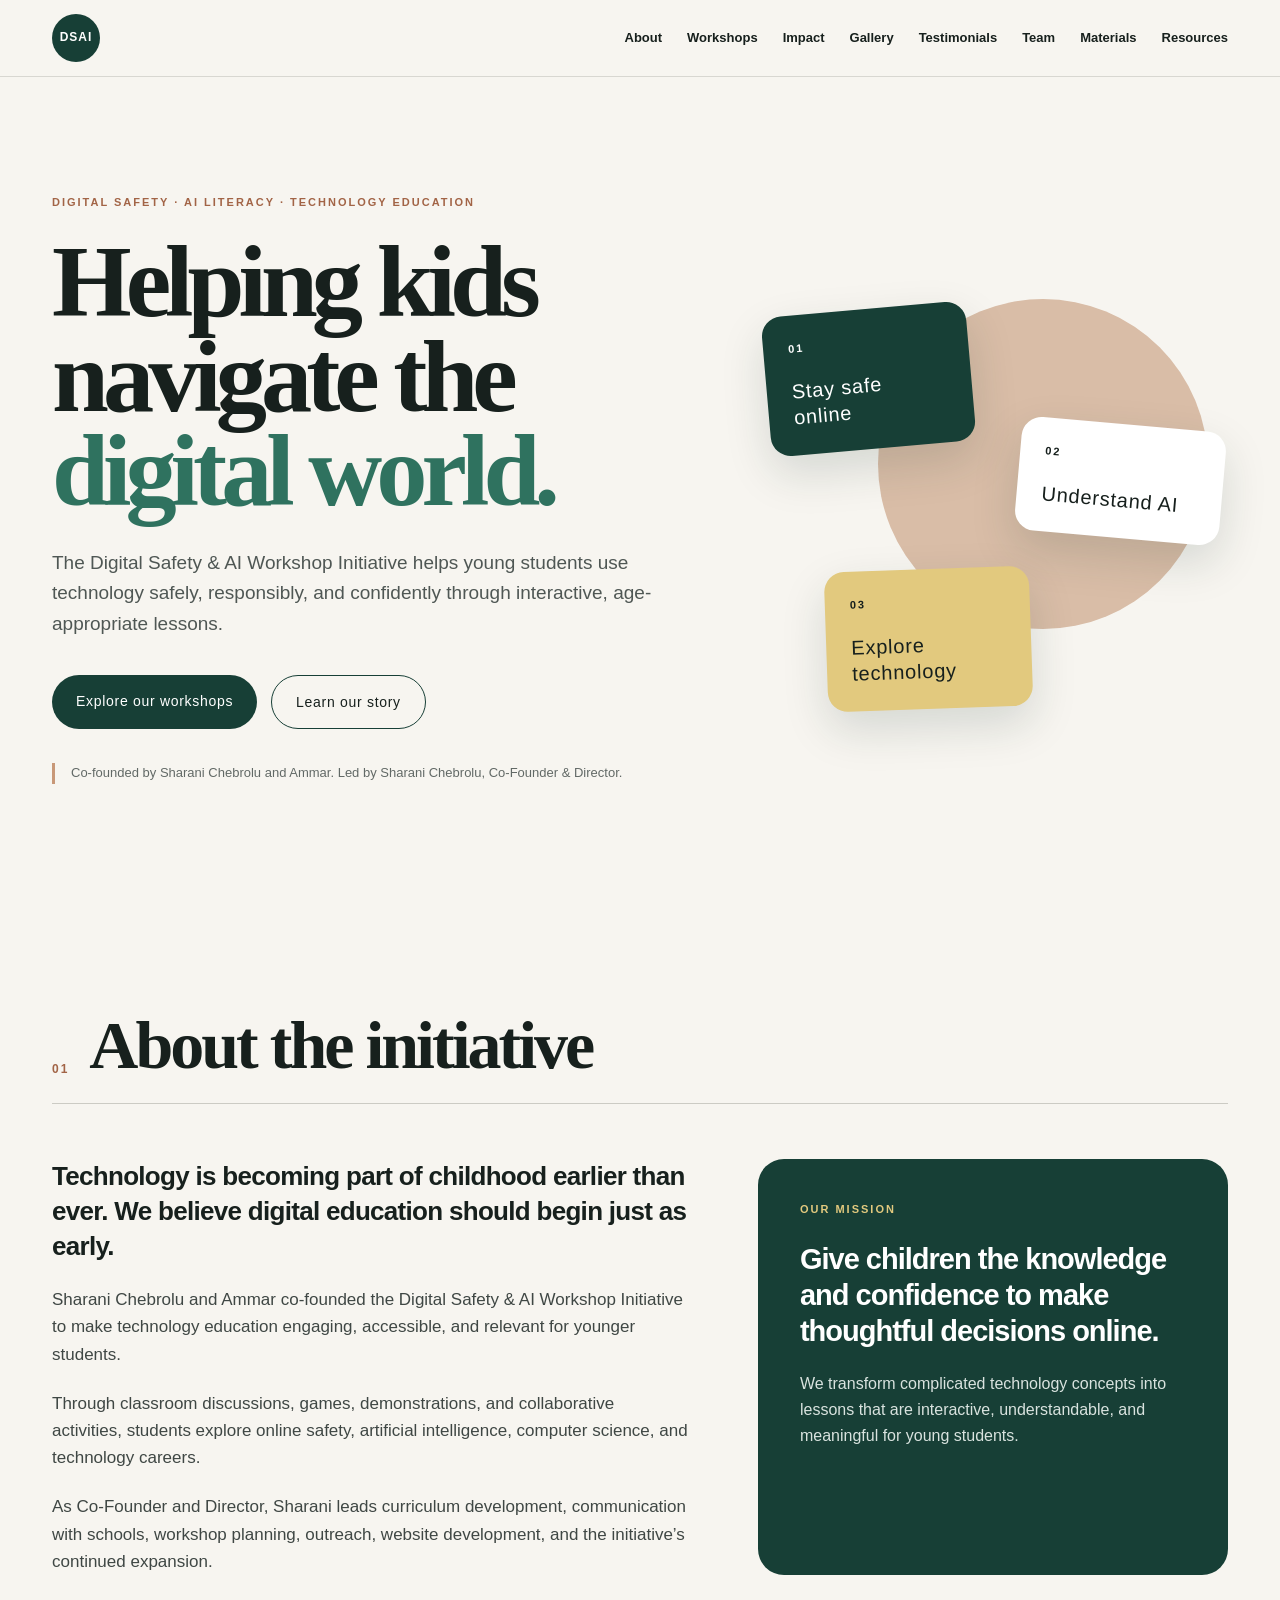
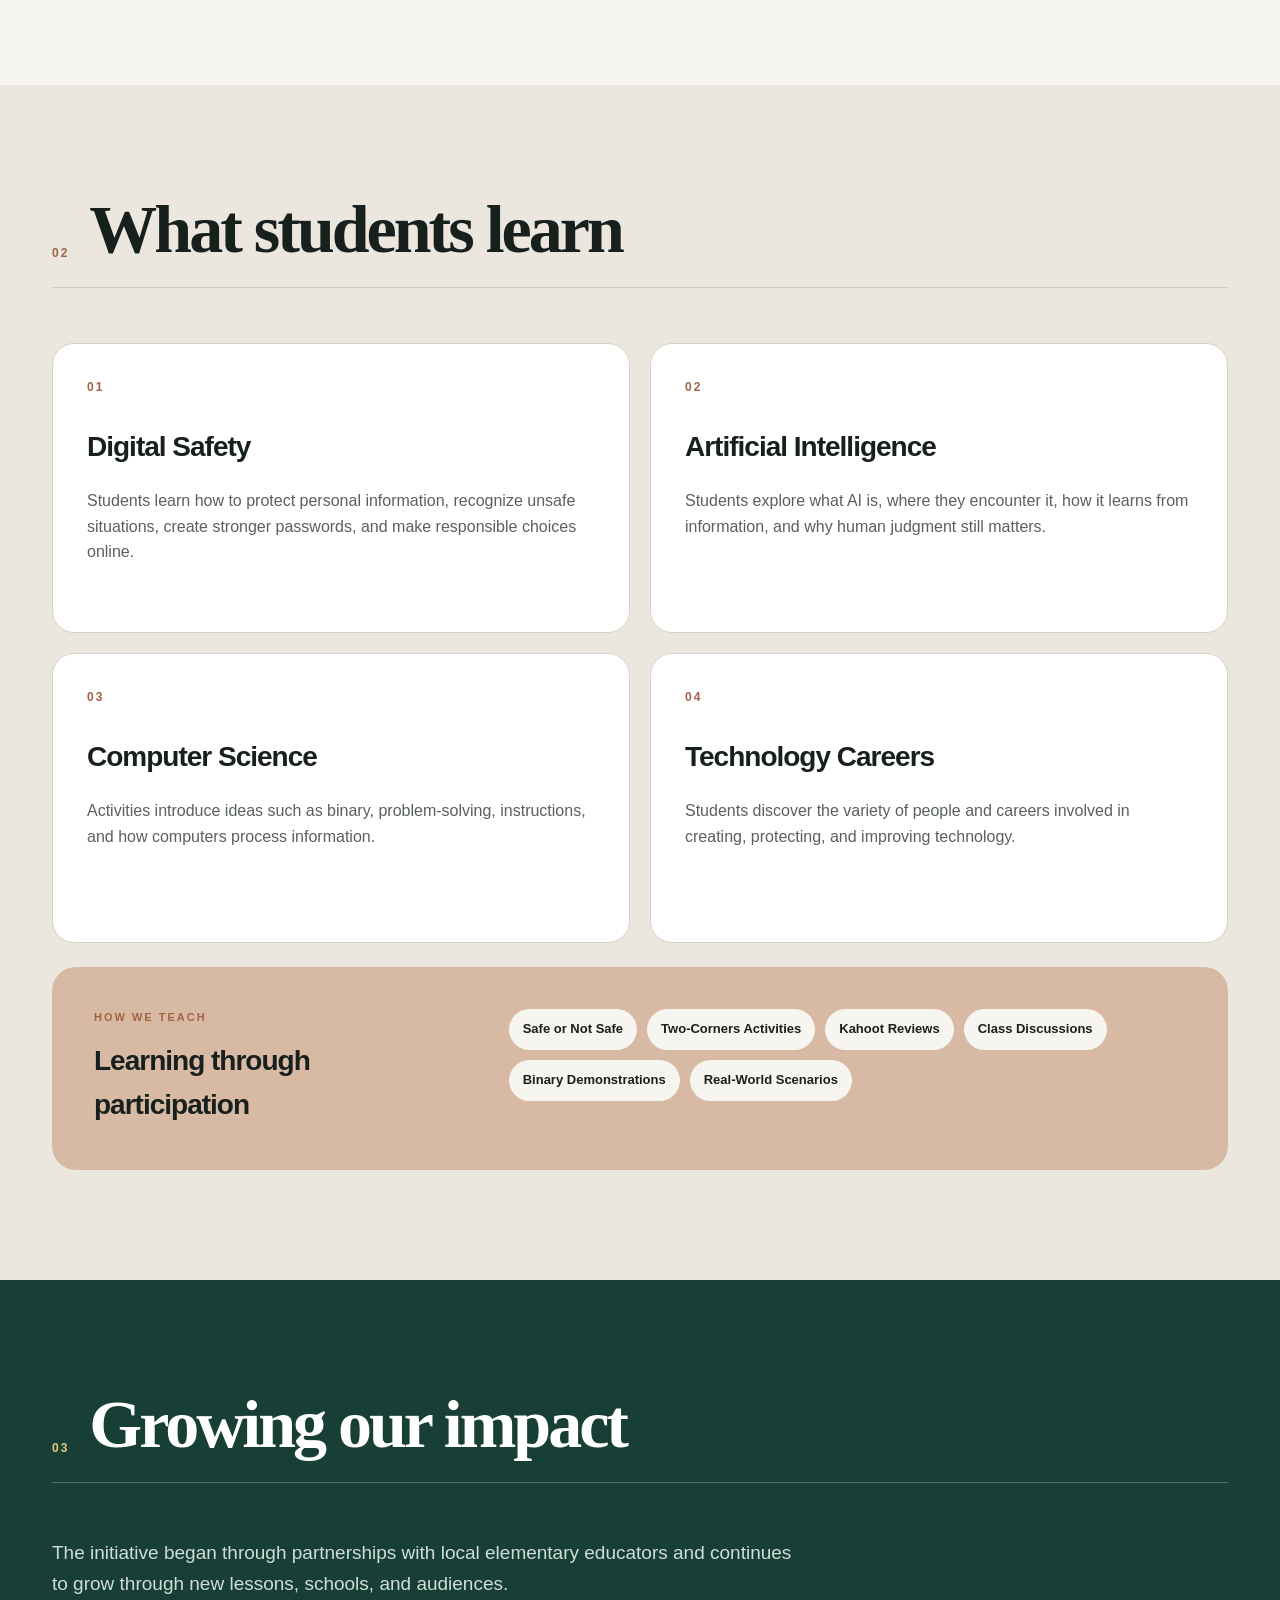
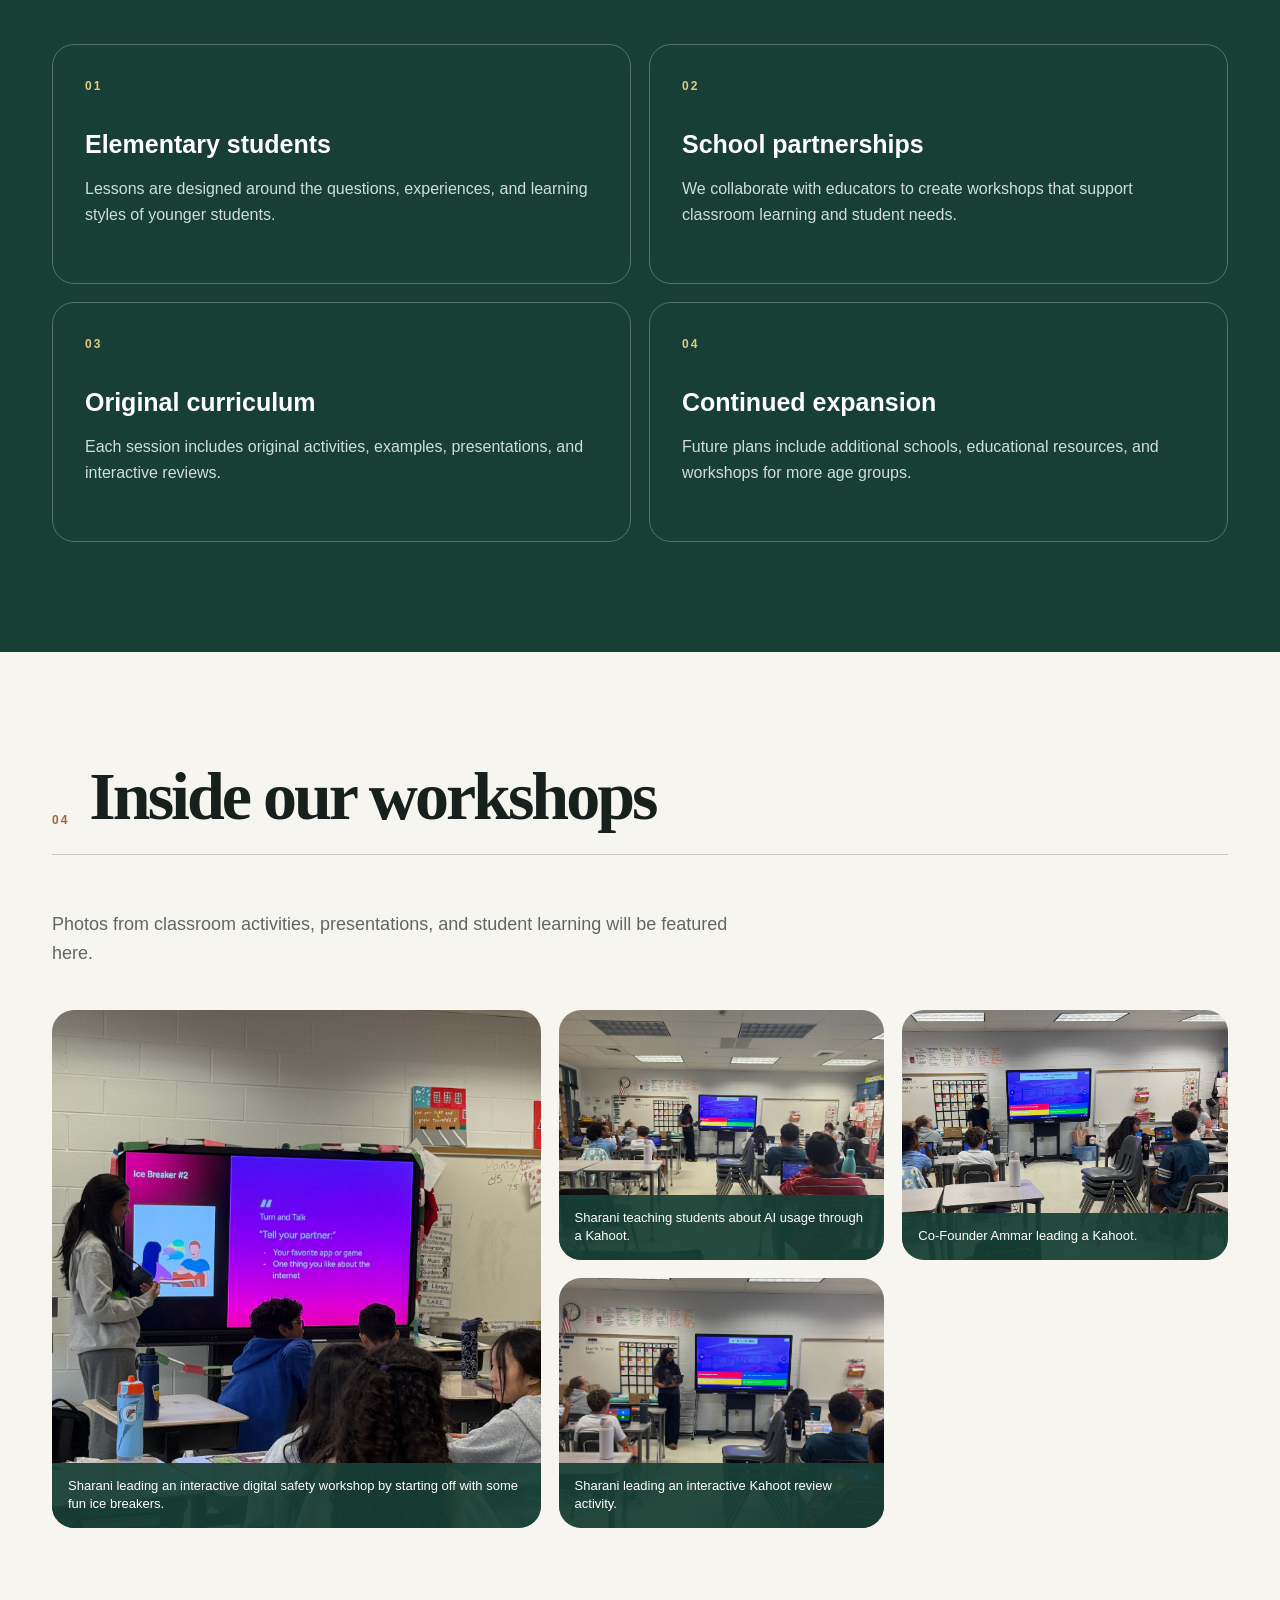
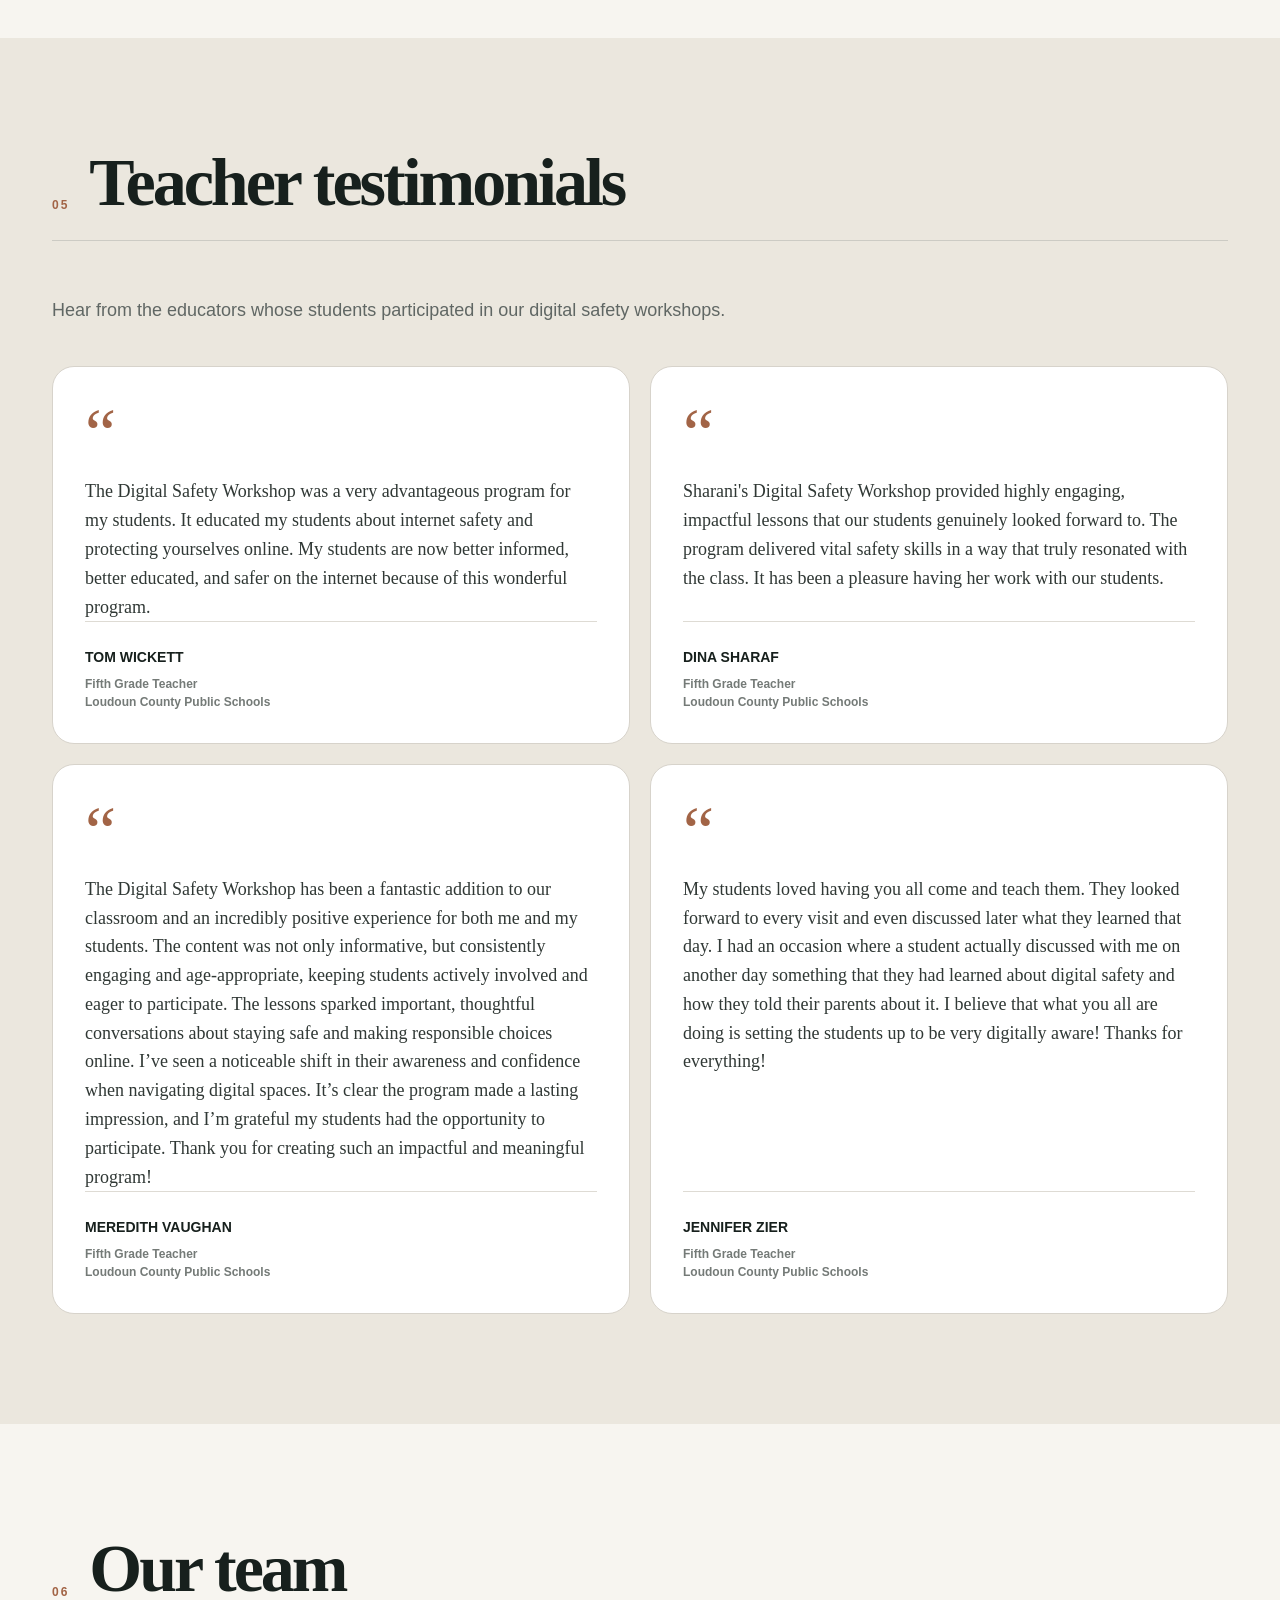
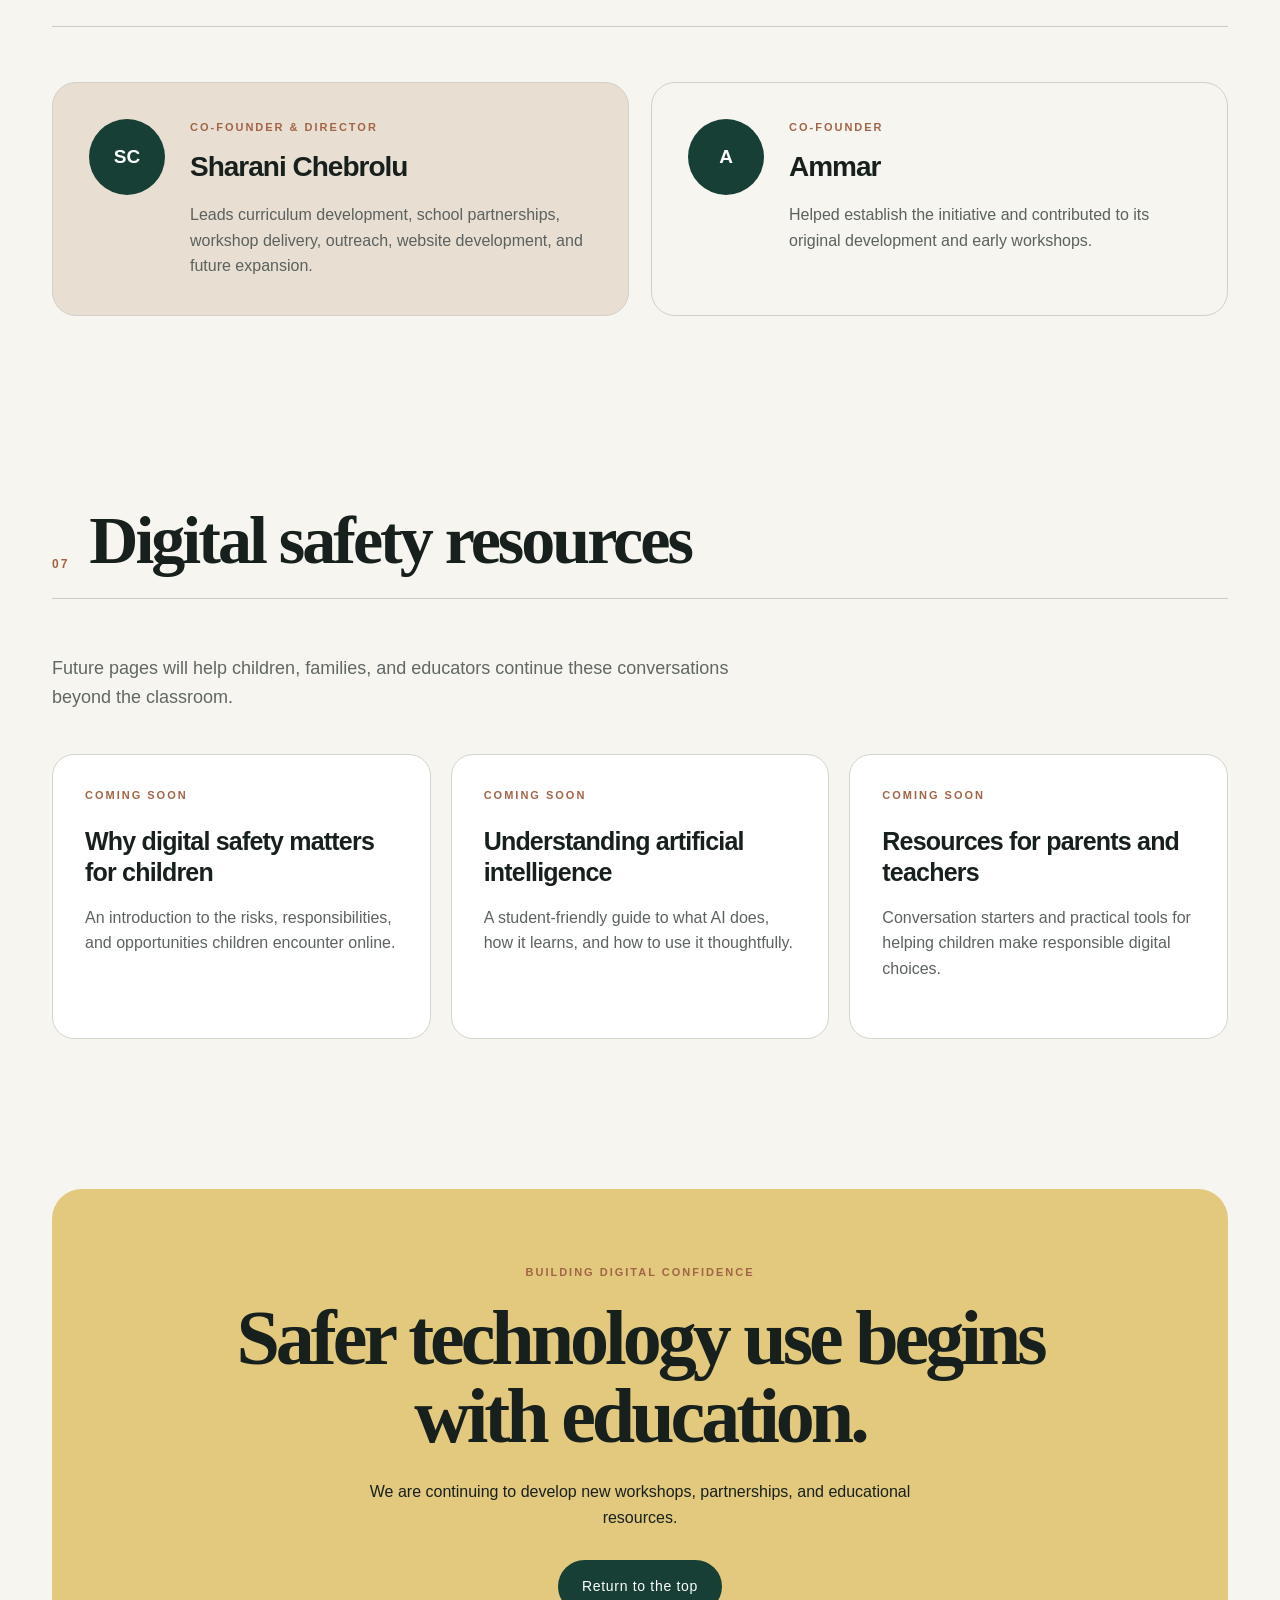
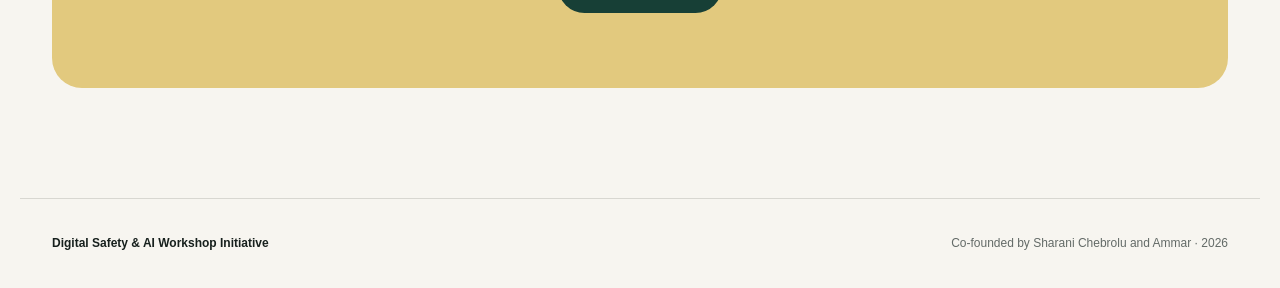
<file: index.html>
<!DOCTYPE html>
<html lang="en">
<head>
    <meta charset="UTF-8">

    <meta
        name="viewport"
        content="width=device-width, initial-scale=1.0"
    >

    <meta
        name="description"
        content="The Digital Safety and AI Workshop Initiative helps young students navigate technology safely, responsibly, and confidently."
    >

    <title>Digital Safety & AI Workshop Initiative</title>

    <link rel="stylesheet" href="style.css?v=4">
</head>

<body>
    <!-- NAVIGATION -->
    <header class="site-header">
        <nav class="navbar">
            <a class="logo" href="#home">DSAI</a>

            <button
                class="menu-button"
                id="menu-button"
                aria-label="Open navigation menu"
                aria-expanded="false"
            >
                Menu
            </button>

            <div class="nav-links" id="nav-links">
                <a href="#about">About</a>
                <a href="#workshops">Workshops</a>
                <a href="#impact">Impact</a>
                <a href="#gallery">Gallery</a>
                <a href="#testimonials">Testimonials</a>
                <a href="#team">Team</a>
                <a href="materials.html">Materials</a>
                <a href="#resources">Resources</a>
            </div>
        </nav>
    </header>

    <main>
        <!-- HERO -->
        <section class="hero" id="home">
            <div class="hero-content">
                <p class="eyebrow">
                    DIGITAL SAFETY · AI LITERACY · TECHNOLOGY EDUCATION
                </p>

                <h1>
                    Helping kids navigate the
                    <span>digital world.</span>
                </h1>

                <p class="hero-description">
                    The Digital Safety & AI Workshop Initiative helps young
                    students use technology safely, responsibly, and
                    confidently through interactive, age-appropriate lessons.
                </p>

                <div class="hero-buttons">
                    <a class="primary-button" href="#workshops">
                        Explore our workshops
                    </a>

                    <a class="secondary-button" href="#about">
                        Learn our story
                    </a>
                </div>

                <p class="founder-line">
                    Co-founded by Sharani Chebrolu and Ammar.
                    Led by Sharani Chebrolu, Co-Founder & Director.
                </p>
            </div>

            <div class="hero-visual" aria-hidden="true">
                <div class="visual-circle"></div>

                <div class="visual-card card-one">
                    <span>01</span>
                    <p>Stay safe online</p>
                </div>

                <div class="visual-card card-two">
                    <span>02</span>
                    <p>Understand AI</p>
                </div>

                <div class="visual-card card-three">
                    <span>03</span>
                    <p>Explore technology</p>
                </div>
            </div>
        </section>

        <!-- ABOUT -->
        <section class="section" id="about">
            <div class="section-heading">
                <p class="section-number">01</p>
                <h2>About the initiative</h2>
            </div>

            <div class="about-grid">
                <div class="about-text">
                    <p class="large-text">
                        Technology is becoming part of childhood earlier than
                        ever. We believe digital education should begin just as
                        early.
                    </p>

                    <p>
                        Sharani Chebrolu and Ammar co-founded the Digital Safety
                        & AI Workshop Initiative to make technology education
                        engaging, accessible, and relevant for younger students.
                    </p>

                    <p>
                        Through classroom discussions, games, demonstrations,
                        and collaborative activities, students explore online
                        safety, artificial intelligence, computer science, and
                        technology careers.
                    </p>

                    <p>
                        As Co-Founder and Director, Sharani leads curriculum
                        development, communication with schools, workshop
                        planning, outreach, website development, and the
                        initiative’s continued expansion.
                    </p>
                </div>

                <aside class="mission-card">
                    <p class="small-label">OUR MISSION</p>

                    <h3>
                        Give children the knowledge and confidence to make
                        thoughtful decisions online.
                    </h3>

                    <p>
                        We transform complicated technology concepts into
                        lessons that are interactive, understandable, and
                        meaningful for young students.
                    </p>
                </aside>
            </div>
        </section>

        <!-- WORKSHOPS -->
        <section class="section tinted-section" id="workshops">
            <div class="section-heading">
                <p class="section-number">02</p>
                <h2>What students learn</h2>
            </div>

            <div class="topic-grid">
                <article class="topic-card">
                    <p class="topic-number">01</p>

                    <h3>Digital Safety</h3>

                    <p>
                        Students learn how to protect personal information,
                        recognize unsafe situations, create stronger passwords,
                        and make responsible choices online.
                    </p>
                </article>

                <article class="topic-card">
                    <p class="topic-number">02</p>

                    <h3>Artificial Intelligence</h3>

                    <p>
                        Students explore what AI is, where they encounter it,
                        how it learns from information, and why human judgment
                        still matters.
                    </p>
                </article>

                <article class="topic-card">
                    <p class="topic-number">03</p>

                    <h3>Computer Science</h3>

                    <p>
                        Activities introduce ideas such as binary,
                        problem-solving, instructions, and how computers process
                        information.
                    </p>
                </article>

                <article class="topic-card">
                    <p class="topic-number">04</p>

                    <h3>Technology Careers</h3>

                    <p>
                        Students discover the variety of people and careers
                        involved in creating, protecting, and improving
                        technology.
                    </p>
                </article>
            </div>

            <div class="activity-section">
                <div>
                    <p class="small-label">HOW WE TEACH</p>
                    <h3>Learning through participation</h3>
                </div>

                <div class="activity-list">
                    <span>Safe or Not Safe</span>
                    <span>Two-Corners Activities</span>
                    <span>Kahoot Reviews</span>
                    <span>Class Discussions</span>
                    <span>Binary Demonstrations</span>
                    <span>Real-World Scenarios</span>
                </div>
            </div>
        </section>

        <!-- IMPACT -->
        <section class="section impact-section" id="impact">
            <div class="section-heading light-heading">
                <p class="section-number">03</p>
                <h2>Growing our impact</h2>
            </div>

            <p class="impact-introduction">
                The initiative began through partnerships with local elementary
                educators and continues to grow through new lessons, schools,
                and audiences.
            </p>

            <div class="impact-grid">
                <article class="impact-card">
                    <p class="impact-number">01</p>

                    <h3>Elementary students</h3>

                    <p>
                        Lessons are designed around the questions, experiences,
                        and learning styles of younger students.
                    </p>
                </article>

                <article class="impact-card">
                    <p class="impact-number">02</p>

                    <h3>School partnerships</h3>

                    <p>
                        We collaborate with educators to create workshops that
                        support classroom learning and student needs.
                    </p>
                </article>

                <article class="impact-card">
                    <p class="impact-number">03</p>

                    <h3>Original curriculum</h3>

                    <p>
                        Each session includes original activities, examples,
                        presentations, and interactive reviews.
                    </p>
                </article>

                <article class="impact-card">
                    <p class="impact-number">04</p>

                    <h3>Continued expansion</h3>

                    <p>
                        Future plans include additional schools, educational
                        resources, and workshops for more age groups.
                    </p>
                </article>
            </div>
        </section>

        <!-- PHOTO GALLERY -->
        <section class="section" id="gallery">
            <div class="section-heading">
                <p class="section-number">04</p>
                <h2>Inside our workshops</h2>
            </div>

            <p class="section-introduction">
                Photos from classroom activities, presentations, and student
                learning will be featured here.
            </p>

           <div class="photo-grid">
            <figure class="gallery-item large-photo">
                <img
                    src="images/sharani_presenting.JPG"
                    alt="Sharani Chebrolu leading a digital safety workshop"
                >

                <figcaption>
                    Sharani leading an interactive digital safety workshop by starting off with some fun ice breakers.
                </figcaption>
             </figure>

        <figure class="gallery-item">
            <img
                src="images/sharani_teaching.jpg"
                alt="Sharani Chebrolu teaching students about digital safety"
            >

            <figcaption>
                Sharani teaching students about AI usage through a Kahoot.
            </figcaption>
        </figure>

        <figure class="gallery-item">
            <img
                src="images/ammar_presenting.jpg"
                alt="Ammar presenting during a workshop"
            >

            <figcaption>
                Co-Founder Ammar leading a Kahoot.
            </figcaption>
        </figure>

        <figure class="gallery-item">
            <img
                src="images/sharani_kahoot.JPG"
                alt="Sharani leading a Kahoot review activity"
            >

            <figcaption>
                Sharani leading an interactive Kahoot review activity.
            </figcaption>
        </figure>
    </div> 
        </section>

        <!-- TESTIMONIALS -->
<section class="section tinted-section" id="testimonials">
    <div class="section-heading">
        <p class="section-number">05</p>
        <h2>Teacher testimonials</h2>
    </div>

    <p class="section-introduction">
        Hear from the educators whose students participated in our
        digital safety workshops.
    </p>

    <div class="testimonial-grid">
        <article class="testimonial-card">
            <div class="quote-mark">“</div>

            <p class="testimonial-text">
                The Digital Safety Workshop was a very advantageous program
                for my students. It educated my students about internet safety
                and protecting yourselves online. My students are now better
                informed, better educated, and safer on the internet because
                of this wonderful program.
            </p>

            <div class="testimonial-attribution">
                <p class="testimonial-name">Tom Wickett</p>
                <p class="testimonial-role">
                    Fifth Grade Teacher<br>
                    Loudoun County Public Schools
                </p>
            </div>
        </article>

        <article class="testimonial-card">
            <div class="quote-mark">“</div>

            <p class="testimonial-text">
                Sharani's Digital Safety Workshop provided highly engaging,
                impactful lessons that our students genuinely looked forward
                to. The program delivered vital safety skills in a way that
                truly resonated with the class. It has been a pleasure having
                her work with our students.
            </p>

            <div class="testimonial-attribution">
                <p class="testimonial-name">Dina Sharaf</p>
                <p class="testimonial-role">
                    Fifth Grade Teacher<br>
                    Loudoun County Public Schools
                </p>
            </div>
        </article>

        <article class="testimonial-card">
            <div class="quote-mark">“</div>

            <p class="testimonial-text">
                The Digital Safety Workshop has been a fantastic addition to
                our classroom and an incredibly positive experience for both
                me and my students. The content was not only informative, but
                consistently engaging and age-appropriate, keeping students
                actively involved and eager to participate. The lessons sparked
                important, thoughtful conversations about staying safe and
                making responsible choices online. I’ve seen a noticeable shift
                in their awareness and confidence when navigating digital
                spaces. It’s clear the program made a lasting impression, and
                I’m grateful my students had the opportunity to participate.
                Thank you for creating such an impactful and meaningful program!
            </p>

            <div class="testimonial-attribution">
                <p class="testimonial-name">Meredith Vaughan</p>
                <p class="testimonial-role">
                    Fifth Grade Teacher<br>
                    Loudoun County Public Schools
                </p>
            </div>
        </article>

        <article class="testimonial-card">
            <div class="quote-mark">“</div>

            <p class="testimonial-text">
                My students loved having you all come and teach them. They
                looked forward to every visit and even discussed later what
                they learned that day. I had an occasion where a student
                actually discussed with me on another day something that they
                had learned about digital safety and how they told their
                parents about it. I believe that what you all are doing is
                setting the students up to be very digitally aware! Thanks
                for everything!
            </p>

            <div class="testimonial-attribution">
                <p class="testimonial-name">Jennifer Zier</p>
                <p class="testimonial-role">
                    Fifth Grade Teacher<br>
                    Loudoun County Public Schools
                </p>
            </div>
        </article>
    </div>
</section>

        <!-- TEAM -->
        <section class="section" id="team">
            <div class="section-heading">
                <p class="section-number">06</p>
                <h2>Our team</h2>
            </div>

            <div class="team-grid">
                <article class="team-card director-card">
                    <div class="team-initials">SC</div>

                    <div>
                        <p class="small-label">CO-FOUNDER & DIRECTOR</p>

                        <h3>Sharani Chebrolu</h3>

                        <p>
                            Leads curriculum development, school partnerships,
                            workshop delivery, outreach, website development,
                            and future expansion.
                        </p>
                    </div>
                </article>

                <article class="team-card">
                    <div class="team-initials">A</div>

                    <div>
                        <p class="small-label">CO-FOUNDER</p>

                        <h3>Ammar</h3>

                        <p>
                            Helped establish the initiative and contributed to
                            its original development and early workshops.
                        </p>
                    </div>
                </article>
            </div>
        </section>

        <!-- RESOURCES -->
        <section class="section resources-section" id="resources">
            <div class="section-heading">
                <p class="section-number">07</p>
                <h2>Digital safety resources</h2>
            </div>

            <p class="section-introduction">
                Future pages will help children, families, and educators
                continue these conversations beyond the classroom.
            </p>

            <div class="resource-grid">
                <article class="resource-card">
                    <p class="small-label">COMING SOON</p>

                    <h3>Why digital safety matters for children</h3>

                    <p>
                        An introduction to the risks, responsibilities, and
                        opportunities children encounter online.
                    </p>
                </article>

                <article class="resource-card">
                    <p class="small-label">COMING SOON</p>

                    <h3>Understanding artificial intelligence</h3>

                    <p>
                        A student-friendly guide to what AI does, how it learns,
                        and how to use it thoughtfully.
                    </p>
                </article>

                <article class="resource-card">
                    <p class="small-label">COMING SOON</p>

                    <h3>Resources for parents and teachers</h3>

                    <p>
                        Conversation starters and practical tools for helping
                        children make responsible digital choices.
                    </p>
                </article>
            </div>
        </section>

        <!-- CLOSING -->
        <section class="section closing-section">
            <div class="closing-box">
                <p class="small-label">BUILDING DIGITAL CONFIDENCE</p>

                <h2>
                    Safer technology use begins with education.
                </h2>

                <p>
                    We are continuing to develop new workshops, partnerships,
                    and educational resources.
                </p>

                <a class="primary-button" href="#home">
                    Return to the top
                </a>
            </div>
        </section>
    </main>

    <footer>
        <p class="footer-title">
            Digital Safety & AI Workshop Initiative
        </p>

        <p>
            Co-founded by Sharani Chebrolu and Ammar ·
            <span id="current-year"></span>
        </p>
    </footer>

    <script src="script.js"></script>
</body>
</html>
</file>
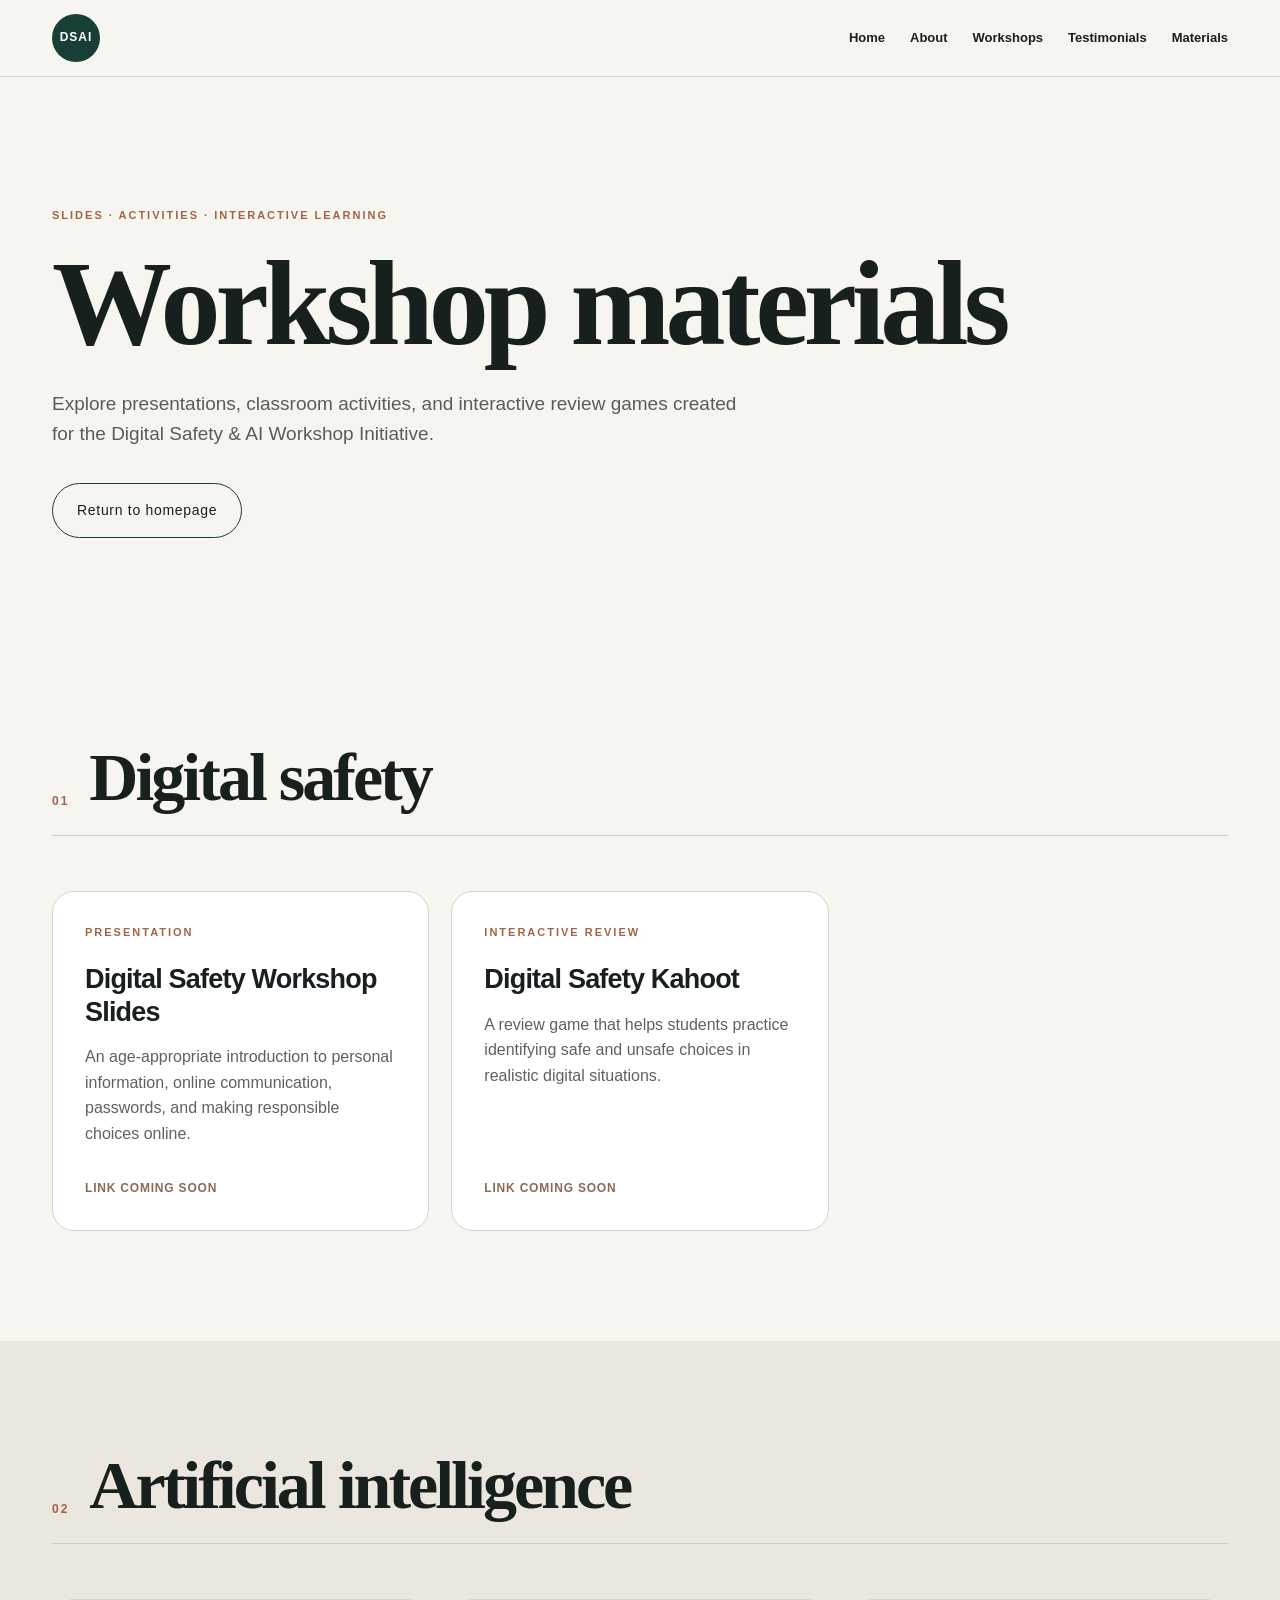
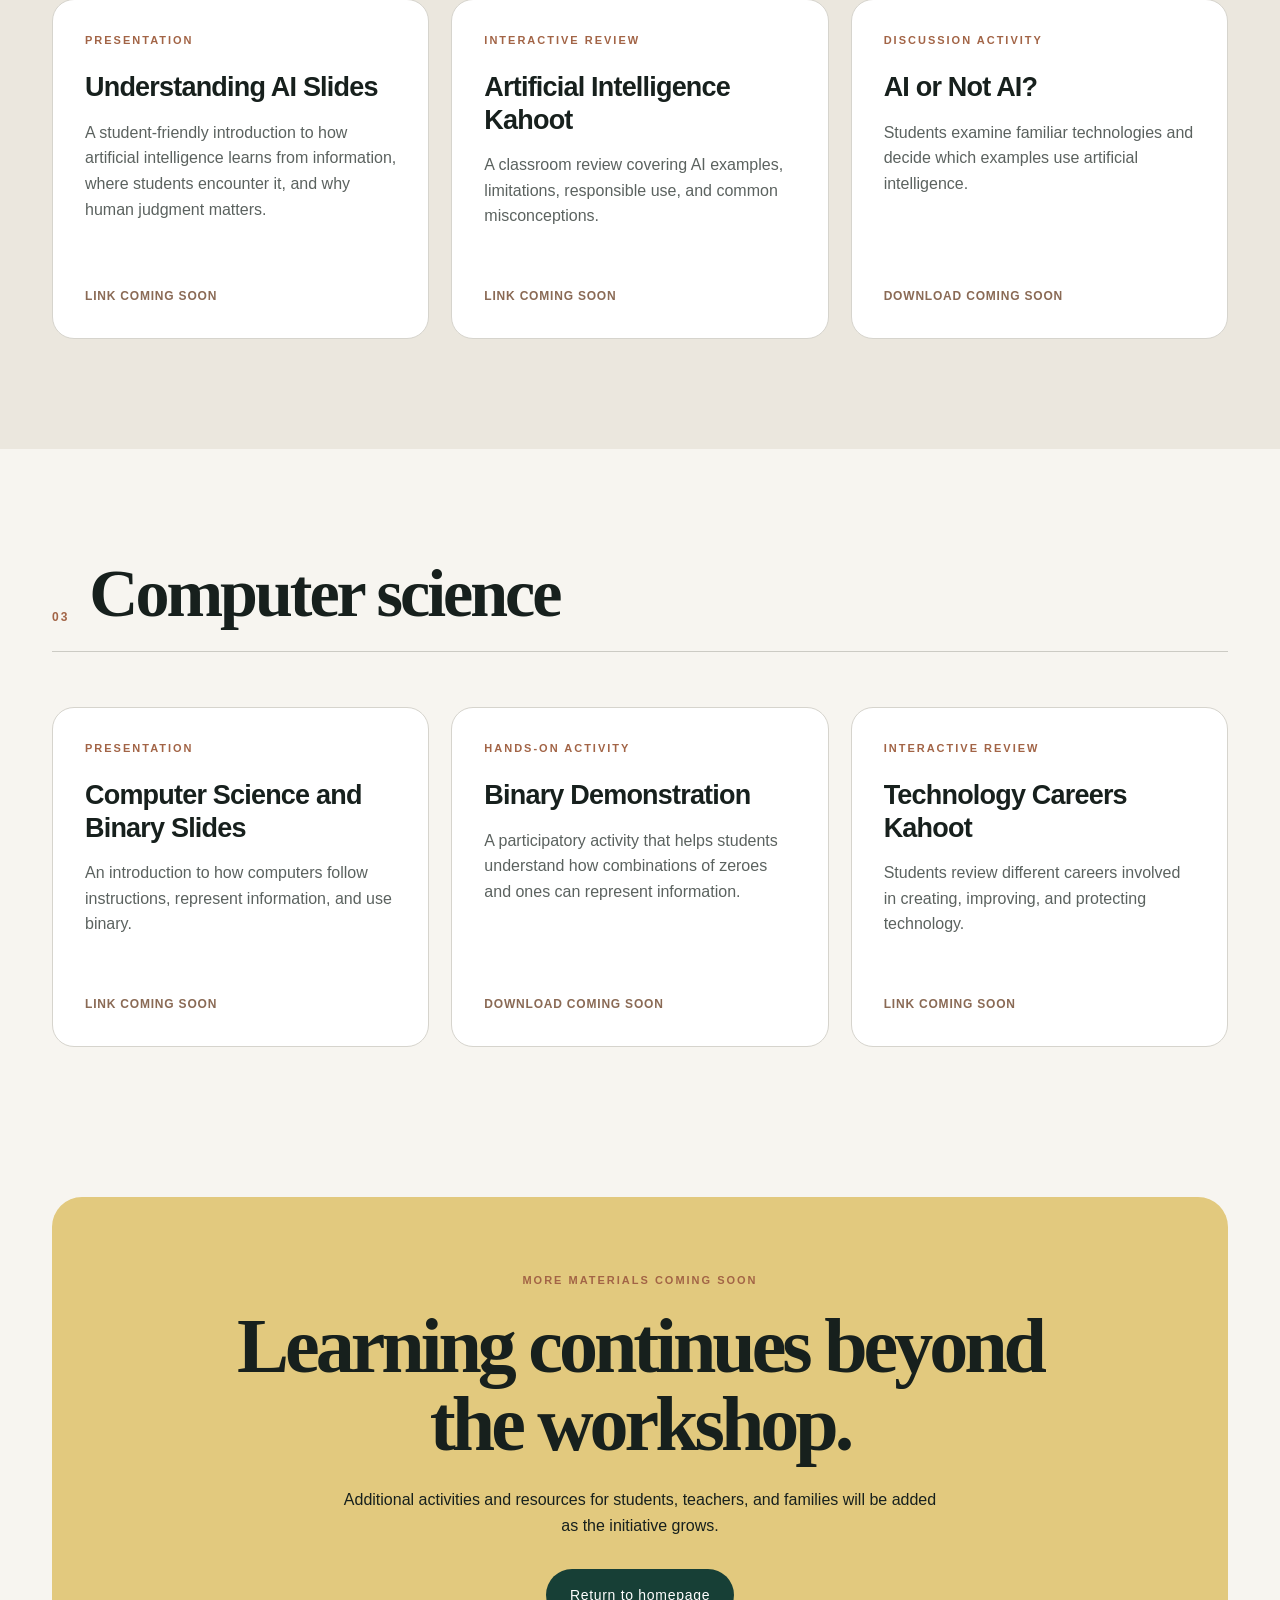
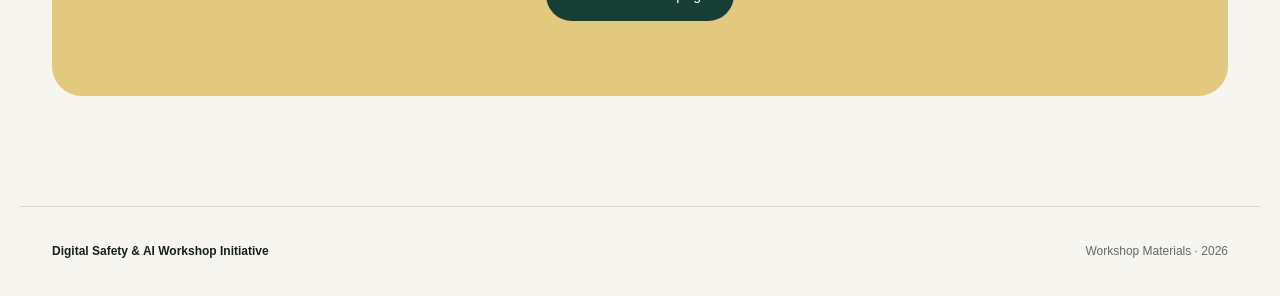
<file: materials.html>
<!DOCTYPE html>
<html lang="en">
<head>
    <meta charset="UTF-8">

    <meta
        name="viewport"
        content="width=device-width, initial-scale=1.0"
    >

    <meta
        name="description"
        content="Workshop slides, activities, Kahoots, and educational materials from the Digital Safety and AI Workshop Initiative."
    >

    <title>Workshop Materials | Digital Safety & AI Initiative</title>

    <link rel="stylesheet" href="style.css?v=5">
</head>

<body>
    <header class="site-header">
        <nav class="navbar">
            <a class="logo" href="index.html">DSAI</a>

            <button
                class="menu-button"
                id="menu-button"
                aria-label="Open navigation menu"
                aria-expanded="false"
            >
                Menu
            </button>

            <div class="nav-links" id="nav-links">
                <a href="index.html">Home</a>
                <a href="index.html#about">About</a>
                <a href="index.html#workshops">Workshops</a>
                <a href="index.html#testimonials">Testimonials</a>
                <a href="materials.html">Materials</a>
            </div>
        </nav>
    </header>

    <main>
        <section class="materials-hero">
            <p class="eyebrow">
                SLIDES · ACTIVITIES · INTERACTIVE LEARNING
            </p>

            <h1>Workshop materials</h1>

            <p>
                Explore presentations, classroom activities, and interactive
                review games created for the Digital Safety & AI Workshop
                Initiative.
            </p>

            <a class="secondary-button" href="index.html">
                Return to homepage
            </a>
        </section>

        <section class="section">
            <div class="section-heading">
                <p class="section-number">01</p>
                <h2>Digital safety</h2>
            </div>

            <div class="materials-grid">
                <article class="material-card">
                    <p class="small-label">PRESENTATION</p>

                    <h3>Digital Safety Workshop Slides</h3>

                    <p>
                        An age-appropriate introduction to personal information,
                        online communication, passwords, and making responsible
                        choices online.
                    </p>

                    <span class="coming-soon-label">
                        Link coming soon
                    </span>

                </article>

                <article class="material-card">
                    <p class="small-label">INTERACTIVE REVIEW</p>

                    <h3>Digital Safety Kahoot</h3>

                    <p>
                        A review game that helps students practice identifying
                        safe and unsafe choices in realistic digital situations.
                    </p>

                    <span class="coming-soon-label">
                        Link coming soon
                    </span>
                </article>

               
            </div>
        </section>

        <section class="section tinted-section">
            <div class="section-heading">
                <p class="section-number">02</p>
                <h2>Artificial intelligence</h2>
            </div>

            <div class="materials-grid">
                <article class="material-card">
                    <p class="small-label">PRESENTATION</p>

                    <h3>Understanding AI Slides</h3>

                    <p>
                        A student-friendly introduction to how artificial
                        intelligence learns from information, where students
                        encounter it, and why human judgment matters.
                    </p>

                   <span class="coming-soon-label">
                        Link coming soon
                    </span>
                </article>

                <article class="material-card">
                    <p class="small-label">INTERACTIVE REVIEW</p>

                    <h3>Artificial Intelligence Kahoot</h3>

                    <p>
                        A classroom review covering AI examples, limitations,
                        responsible use, and common misconceptions.
                    </p>

                    <span class="coming-soon-label">
                        Link coming soon
                    </span>
                </article>

                <article class="material-card">
                    <p class="small-label">DISCUSSION ACTIVITY</p>

                    <h3>AI or Not AI?</h3>

                    <p>
                        Students examine familiar technologies and decide which
                        examples use artificial intelligence.
                    </p>

                    <span class="coming-soon-label">
                        Download coming soon
                    </span>
                </article>
            </div>
        </section>

        <section class="section">
            <div class="section-heading">
                <p class="section-number">03</p>
                <h2>Computer science</h2>
            </div>

            <div class="materials-grid">
                <article class="material-card">
                    <p class="small-label">PRESENTATION</p>

                    <h3>Computer Science and Binary Slides</h3>

                    <p>
                        An introduction to how computers follow instructions,
                        represent information, and use binary.
                    </p>

                    <span class="coming-soon-label">
                        Link coming soon
                    </span>
                </article>

                <article class="material-card">
                    <p class="small-label">HANDS-ON ACTIVITY</p>

                    <h3>Binary Demonstration</h3>

                    <p>
                        A participatory activity that helps students understand
                        how combinations of zeroes and ones can represent
                        information.
                    </p>

                    <span class="coming-soon-label">
                        Download coming soon
                    </span>
                </article>

                <article class="material-card">
                    <p class="small-label">INTERACTIVE REVIEW</p>

                    <h3>Technology Careers Kahoot</h3>

                    <p>
                        Students review different careers involved in creating,
                        improving, and protecting technology.
                    </p>

                    <span class="coming-soon-label">
                        Link coming soon
                    </span>
                </article>
            </div>
        </section>

        <section class="section closing-section">
            <div class="closing-box">
                <p class="small-label">MORE MATERIALS COMING SOON</p>

                <h2>Learning continues beyond the workshop.</h2>

                <p>
                    Additional activities and resources for students, teachers,
                    and families will be added as the initiative grows.
                </p>

                <a class="primary-button" href="index.html">
                    Return to homepage
                </a>
            </div>
        </section>
    </main>

    <footer>
        <p class="footer-title">
            Digital Safety & AI Workshop Initiative
        </p>

        <p>
            Workshop Materials ·
            <span id="current-year"></span>
        </p>
    </footer>

    <script src="script.js"></script>
</body>
</html>
</file>
<file: style.css>
/* ------------------------------
   BASIC RESET
------------------------------ */

* {
    box-sizing: border-box;
    margin: 0;
    padding: 0;
}

html {
    scroll-behavior: smooth;
}

body {
    background: #f7f5f0;
    color: #17201d;
    font-family: "Avenir Next", Avenir, "Helvetica Neue", Helvetica, Arial, sans-serif;
    line-height: 1.6;
}
.hero h1,
.section-heading h2,
.closing-box h2 {
    font-family: "Times New Roman", Times, serif;
    font-weight: 700;
}

a {
    color: inherit;
}

button,
a {
    -webkit-tap-highlight-color: transparent;
}

/* ------------------------------
   NAVIGATION
------------------------------ */

.site-header {
    background: rgba(247, 245, 240, 0.94);
    border-bottom: 1px solid #d8d7d1;
    position: sticky;
    top: 0;
    z-index: 1000;
}

.navbar {
    align-items: center;
    display: flex;
    justify-content: space-between;
    margin: auto;
    max-width: 1240px;
    min-height: 76px;
    padding: 0 32px;
}

.logo {
    align-items: center;
    background: #173f36;
    border-radius: 50%;
    color: #ffffff;
    display: flex;
    font-size: 12px;
    font-weight: 800;
    height: 48px;
    justify-content: center;
    letter-spacing: 1px;
    text-decoration: none;
    width: 48px;
}

.nav-links {
    align-items: center;
    display: flex;
    gap: 25px;
}

.nav-links a {
    font-size: 13px;
    font-weight: 700;
    text-decoration: none;
}

.nav-links a:hover {
    opacity: 0.55;
}

.menu-button {
    background: transparent;
    border: 1px solid #173f36;
    border-radius: 100px;
    cursor: pointer;
    display: none;
    font: inherit;
    font-size: 14px;
    padding: 8px 17px;
}

/* ------------------------------
   HERO
------------------------------ */

.hero {
    align-items: center;
    display: grid;
    gap: 65px;
    grid-template-columns: 1.15fr 0.85fr;
    margin: auto;
    max-width: 1240px;
    min-height: calc(100vh - 76px);
    padding: 90px 32px;
}

.eyebrow,
.small-label {
    color: #a26446;
    font-size: 11px;
    font-weight: 800;
    letter-spacing: 2px;
}

.hero h1 {
    font-size: clamp(58px, 8vw, 105px);
    letter-spacing: -6px;
    line-height: 0.92;
    margin-top: 24px;
    max-width: 800px;
}

.hero h1 span {
    color: #2f725f;
    display: block;
}

.hero-description {
    color: #4f5754;
    font-size: 19px;
    margin-top: 30px;
    max-width: 640px;
}

.hero-buttons {
    display: flex;
    flex-wrap: wrap;
    gap: 14px;
    margin-top: 36px;
}

.primary-button,
.secondary-button {
    border-radius: 100px;
    display: inline-block;
    font-size: 14px;
    font-weight: 800;
    padding: 15px 24px;
    text-decoration: none;
    transition:
        opacity 0.2s ease,
        transform 0.2s ease;
}

.primary-button {
    background: #173f36;
    color: #ffffff;
}

.secondary-button {
    border: 1px solid #173f36;
}

.primary-button:hover,
.secondary-button:hover {
    opacity: 0.75;
    transform: translateY(-2px);
}

.founder-line {
    border-left: 3px solid #c89878;
    color: #626966;
    font-size: 13px;
    margin-top: 34px;
    max-width: 610px;
    padding-left: 16px;
}

/* ------------------------------
   HERO VISUAL
------------------------------ */

.hero-visual {
    height: 480px;
    position: relative;
}

.visual-circle {
    background: #d9bda7;
    border-radius: 50%;
    height: 330px;
    position: absolute;
    right: 20px;
    top: 50px;
    width: 330px;
}

.visual-card {
    border-radius: 20px;
    box-shadow: 0 18px 45px rgba(17, 45, 38, 0.15);
    padding: 25px;
    position: absolute;
    width: 205px;
}

.visual-card span {
    display: block;
    font-size: 11px;
    font-weight: 800;
    letter-spacing: 2px;
    margin-bottom: 20px;
}

.visual-card p {
    font-size: 20px;
    font-weight: 800;
    line-height: 1.2;
}

.card-one {
    background: #173f36;
    color: #ffffff;
    left: 10px;
    top: 60px;
    transform: rotate(-5deg);
}

.card-two {
    background: #ffffff;
    right: 5px;
    top: 175px;
    transform: rotate(5deg);
}

.card-three {
    background: #e2c97e;
    bottom: 20px;
    left: 70px;
    transform: rotate(-2deg);
}

/* ------------------------------
   GENERAL SECTIONS
------------------------------ */

.section {
    margin: auto;
    max-width: 1240px;
    padding: 110px 32px;
}

.tinted-section {
    background: #ebe7de;
    max-width: none;
    padding-left: max(32px, calc((100vw - 1176px) / 2));
    padding-right: max(32px, calc((100vw - 1176px) / 2));
}

.section-heading {
    align-items: flex-end;
    border-bottom: 1px solid #cccbc4;
    display: flex;
    gap: 20px;
    margin-bottom: 55px;
    padding-bottom: 24px;
}

.section-number {
    color: #a26446;
    font-size: 12px;
    font-weight: 800;
    letter-spacing: 2px;
}

.section-heading h2 {
    font-size: clamp(38px, 6vw, 68px);
    letter-spacing: -3px;
    line-height: 1;
}

.section-introduction {
    color: #606764;
    font-size: 18px;
    margin-bottom: 42px;
    max-width: 700px;
}

/* ------------------------------
   ABOUT
------------------------------ */

.about-grid {
    display: grid;
    gap: 70px;
    grid-template-columns: 1.15fr 0.85fr;
}

.about-text {
    color: #3f4744;
    font-size: 17px;
}

.about-text p + p {
    margin-top: 22px;
}

.large-text {
    color: #17201d;
    font-size: 26px;
    font-weight: 700;
    letter-spacing: -0.7px;
    line-height: 1.35;
}

.mission-card {
    background: #173f36;
    border-radius: 26px;
    color: #ffffff;
    padding: 42px;
}

.mission-card .small-label {
    color: #e2c97e;
}

.mission-card h3 {
    font-size: 29px;
    letter-spacing: -1px;
    line-height: 1.25;
    margin: 22px 0;
}

.mission-card > p:last-child {
    color: #d9e3df;
}

/* ------------------------------
   WORKSHOP TOPICS
------------------------------ */

.topic-grid {
    display: grid;
    gap: 20px;
    grid-template-columns: repeat(2, 1fr);
}

.topic-card {
    background: #ffffff;
    border: 1px solid #d6d2ca;
    border-radius: 22px;
    min-height: 290px;
    padding: 34px;
    transition:
        box-shadow 0.25s ease,
        transform 0.25s ease;
}

.topic-card:hover {
    box-shadow: 0 18px 45px rgba(0, 0, 0, 0.07);
    transform: translateY(-5px);
}

.topic-number {
    color: #a26446;
    font-size: 12px;
    font-weight: 800;
    letter-spacing: 2px;
    margin-bottom: 28px;
}

.topic-card h3 {
    font-size: 28px;
    letter-spacing: -1px;
    margin-bottom: 18px;
}

.topic-card > p:last-child {
    color: #59605d;
}

.activity-section {
    align-items: start;
    background: #d8b9a3;
    border-radius: 24px;
    display: grid;
    gap: 50px;
    grid-template-columns: 0.7fr 1.3fr;
    margin-top: 24px;
    padding: 42px;
}

.activity-section h3 {
    font-size: 28px;
    letter-spacing: -1px;
    margin-top: 12px;
}

.activity-list {
    display: flex;
    flex-wrap: wrap;
    gap: 10px;
}

.activity-list span {
    background: #f7f5f0;
    border-radius: 100px;
    font-size: 13px;
    font-weight: 700;
    padding: 10px 14px;
}

/* ------------------------------
   IMPACT
------------------------------ */

.impact-section {
    background: #173f36;
    color: #ffffff;
    max-width: none;
    padding-left: max(32px, calc((100vw - 1176px) / 2));
    padding-right: max(32px, calc((100vw - 1176px) / 2));
}

.light-heading {
    border-color: #527369;
}

.light-heading .section-number {
    color: #e2c97e;
}

.impact-introduction {
    color: #d0ddd8;
    font-size: 19px;
    margin-bottom: 45px;
    max-width: 760px;
}

.impact-grid {
    display: grid;
    gap: 18px;
    grid-template-columns: repeat(2, 1fr);
}

.impact-card {
    border: 1px solid #527369;
    border-radius: 22px;
    min-height: 240px;
    padding: 32px;
}

.impact-number {
    color: #e2c97e;
    font-size: 12px;
    font-weight: 800;
    letter-spacing: 2px;
    margin-bottom: 28px;
}

.impact-card h3 {
    font-size: 25px;
    margin-bottom: 12px;
}

.impact-card > p:last-child {
    color: #d0ddd8;
}

/* ------------------------------
   PHOTO GALLERY
------------------------------ */

.photo-grid {
    display: grid;
    gap: 18px;
    grid-template-columns: repeat(3, 1fr);
    grid-template-rows: 230px 230px;
}

.photo-placeholder {
    align-items: center;
    background:
        linear-gradient(
            135deg,
            #d8b9a3,
            #e9ddcf
        );
    border-radius: 22px;
    color: #644934;
    display: flex;
    font-size: 13px;
    font-weight: 800;
    justify-content: center;
    letter-spacing: 1px;
    min-height: 220px;
    text-transform: uppercase;
}

.large-photo {
    grid-row: span 2;
}

/* ------------------------------
   TESTIMONIALS
------------------------------ */

.testimonial-grid {
    display: grid;
    gap: 20px;
    grid-template-columns: repeat(3, 1fr);
}

.testimonial-card {
    background: #ffffff;
    border: 1px solid #d7d3cb;
    border-radius: 22px;
    display: flex;
    flex-direction: column;
    min-height: 310px;
    padding: 32px;
}

.quote-mark {
    color: #a26446;
    font-family: Georgia, serif;
    font-size: 70px;
    height: 60px;
    line-height: 1;
}

.testimonial-text {
    color: #303835;
    font-family: Georgia, serif;
    font-size: 20px;
    line-height: 1.5;
    margin-top: 18px;
}

.testimonial-name {
    color: #747a77;
    font-size: 12px;
    font-weight: 700;
    margin-top: auto;
    padding-top: 30px;
    text-transform: uppercase;
}

/* ------------------------------
   TEAM
------------------------------ */

.team-grid {
    display: grid;
    gap: 22px;
    grid-template-columns: repeat(2, 1fr);
}

.team-card {
    align-items: flex-start;
    border: 1px solid #d2d0c9;
    border-radius: 24px;
    display: grid;
    gap: 25px;
    grid-template-columns: 76px 1fr;
    padding: 36px;
}

.director-card {
    background: #e8ded2;
}

.team-initials {
    align-items: center;
    background: #173f36;
    border-radius: 50%;
    color: #ffffff;
    display: flex;
    font-size: 19px;
    font-weight: 800;
    height: 76px;
    justify-content: center;
    width: 76px;
}

.team-card h3 {
    font-size: 28px;
    letter-spacing: -1px;
    margin: 9px 0 12px;
}

.team-card p:last-child {
    color: #5a615e;
}

/* ------------------------------
   RESOURCES
------------------------------ */

.resources-section {
    padding-top: 80px;
}

.resource-grid {
    display: grid;
    gap: 20px;
    grid-template-columns: repeat(3, 1fr);
}

.resource-card {
    background: #ffffff;
    border: 1px solid #d6d4cd;
    border-radius: 22px;
    min-height: 285px;
    padding: 32px;
}

.resource-card h3 {
    font-size: 25px;
    letter-spacing: -0.8px;
    line-height: 1.25;
    margin: 22px 0 16px;
}

.resource-card > p:last-child {
    color: #5b625f;
}

/* ------------------------------
   CLOSING SECTION
------------------------------ */

.closing-section {
    padding-top: 40px;
}

.closing-box {
    background: #e2c97e;
    border-radius: 30px;
    padding: 75px;
    text-align: center;
}

.closing-box h2 {
    font-size: clamp(44px, 7vw, 78px);
    letter-spacing: -4px;
    line-height: 1;
    margin: 18px auto 24px;
    max-width: 850px;
}

.closing-box > p:not(.small-label) {
    margin: 0 auto 30px;
    max-width: 610px;
}

/* ------------------------------
   FOOTER
------------------------------ */

footer {
    border-top: 1px solid #d8d7d1;
    color: #636a67;
    display: flex;
    font-size: 12px;
    justify-content: space-between;
    margin: auto;
    max-width: 1240px;
    padding: 35px 32px;
}

.footer-title {
    color: #17201d;
    font-weight: 800;
}

/* ------------------------------
   TABLET
------------------------------ */

@media (max-width: 900px) {
    .hero {
        grid-template-columns: 1fr;
    }

    .hero-visual {
        height: 390px;
    }

    .about-grid {
        grid-template-columns: 1fr;
    }

    .topic-grid,
    .impact-grid,
    .team-grid {
        grid-template-columns: 1fr;
    }

    .testimonial-grid,
    .resource-grid {
        grid-template-columns: repeat(2, 1fr);
    }

    .photo-grid {
        grid-template-columns: repeat(2, 1fr);
        grid-template-rows: auto;
    }

    .large-photo {
        grid-column: span 2;
        grid-row: auto;
    }

    .activity-section {
        grid-template-columns: 1fr;
    }
}

/* ------------------------------
   MOBILE
------------------------------ */

@media (max-width: 700px) {
    .navbar {
        min-height: 68px;
        padding: 0 20px;
    }

    .menu-button {
        display: block;
    }

    .nav-links {
        align-items: flex-start;
        background: #f7f5f0;
        border-bottom: 1px solid #d8d7d1;
        display: none;
        flex-direction: column;
        gap: 18px;
        left: 0;
        padding: 25px;
        position: absolute;
        right: 0;
        top: 68px;
    }

    .nav-links.open {
        display: flex;
    }

    .hero {
        min-height: auto;
        padding: 75px 20px;
    }

    .hero h1 {
        font-size: 59px;
        letter-spacing: -4px;
    }

    .hero-description {
        font-size: 17px;
    }

    .hero-visual {
        display: none;
    }

    .section,
    .tinted-section,
    .impact-section {
        padding: 80px 20px;
    }

    .section-heading {
        align-items: flex-start;
        flex-direction: column;
        gap: 8px;
        margin-bottom: 40px;
    }

    .section-heading h2 {
        letter-spacing: -2px;
    }

    .topic-grid,
    .testimonial-grid,
    .resource-grid,
    .photo-grid {
        grid-template-columns: 1fr;
    }

    .large-photo {
        grid-column: span 1;
    }

    .team-card {
        grid-template-columns: 1fr;
    }

    .closing-box {
        padding: 55px 24px;
    }

    .closing-box h2 {
        letter-spacing: -3px;
    }

    footer {
        flex-direction: column;
        gap: 8px;
        padding: 30px 20px;
    }
}
.primary-button,
.secondary-button {
    font-weight: 500;
    letter-spacing: 0.7px;
}

.visual-card p {
    font-weight: 500;
    letter-spacing: 0.8px;
    line-height: 1.3;
}
.testimonial-grid {
    grid-template-columns: repeat(2, 1fr);
}

.testimonial-card {
    min-height: 0;
}

.testimonial-text {
    font-size: 18px;
    line-height: 1.6;
}

.testimonial-attribution {
    border-top: 1px solid #dedbd4;
    margin-top: auto;
    padding-top: 24px;
}

.testimonial-name {
    color: #17201d;
    font-size: 14px;
    margin: 0;
    padding: 0;
}

.testimonial-role {
    color: #747a77;
    font-size: 12px;
    font-weight: 600;
    line-height: 1.5;
    margin-top: 6px;
    text-transform: none;
}

@media (max-width: 700px) {
    .testimonial-grid {
        grid-template-columns: 1fr;
    }
}
/* ------------------------------
   MATERIALS PAGE
------------------------------ */

.materials-hero {
    margin: auto;
    max-width: 1240px;
    padding: 130px 32px 95px;
}

.materials-hero h1 {
    font-family: "Times New Roman", Times, serif;
    font-size: clamp(62px, 10vw, 120px);
    letter-spacing: -5px;
    line-height: 0.95;
    margin: 22px 0 28px;
}

.materials-hero > p:not(.eyebrow) {
    color: #555e5a;
    font-size: 19px;
    margin-bottom: 34px;
    max-width: 700px;
}

.materials-grid {
    display: grid;
    gap: 22px;
    grid-template-columns: repeat(3, 1fr);
}

.material-card {
    background: #ffffff;
    border: 1px solid #d6d4cd;
    border-radius: 22px;
    display: flex;
    flex-direction: column;
    min-height: 340px;
    padding: 32px;
    transition:
        box-shadow 0.25s ease,
        transform 0.25s ease;
}

.material-card:hover {
    box-shadow: 0 18px 45px rgba(0, 0, 0, 0.07);
    transform: translateY(-5px);
}

.material-card h3 {
    font-size: 27px;
    letter-spacing: -0.8px;
    line-height: 1.2;
    margin: 22px 0 16px;
}

.material-card > p:not(.small-label) {
    color: #5b625f;
}

.material-link {
    color: #173f36;
    font-size: 14px;
    font-weight: 600;
    letter-spacing: 0.3px;
    margin-top: auto;
    padding-top: 30px;
    text-decoration: none;
}

.material-link:hover {
    text-decoration: underline;
}

.coming-soon-label {
    color: #8a6a55;
    font-size: 12px;
    font-weight: 600;
    letter-spacing: 0.8px;
    margin-top: auto;
    padding-top: 30px;
    text-transform: uppercase;
}

@media (max-width: 900px) {
    .materials-grid {
        grid-template-columns: repeat(2, 1fr);
    }
}

@media (max-width: 700px) {
    .materials-hero {
        padding: 90px 20px 65px;
    }

    .materials-hero h1 {
        font-size: 60px;
        letter-spacing: -3px;
    }

    .materials-grid {
        grid-template-columns: 1fr;
    }
}
/* FOUR-PHOTO GALLERY */

.photo-grid {
    display: grid;
    gap: 18px;
    grid-template-columns: 1.2fr 0.8fr 0.8fr;
    grid-template-rows: repeat(2, 250px);
}

.large-photo {
    grid-column: 1 / 2;
    grid-row: 1 / 3;
}

.gallery-item {
    background: #ffffff;
    border-radius: 22px;
    margin: 0;
    overflow: hidden;
    position: relative;
}

.gallery-item img {
    display: block;
    height: 100%;
    object-fit: cover;
    width: 100%;
}

.gallery-item figcaption {
    background: rgba(23, 63, 54, 0.92);
    bottom: 0;
    color: #ffffff;
    font-size: 13px;
    left: 0;
    line-height: 1.4;
    padding: 14px 16px;
    position: absolute;
    right: 0;
}

@media (max-width: 900px) {
    .photo-grid {
        grid-template-columns: 1fr 1fr;
        grid-template-rows: 300px 220px 220px;
    }

    .large-photo {
        grid-column: 1 / 3;
        grid-row: 1 / 2;
    }
}

@media (max-width: 700px) {
    .photo-grid {
        grid-template-columns: 1fr;
        grid-template-rows: auto;
    }

    .large-photo {
        grid-column: auto;
        grid-row: auto;
    }

    .gallery-item {
        height: 300px;
    }
}
</file>
